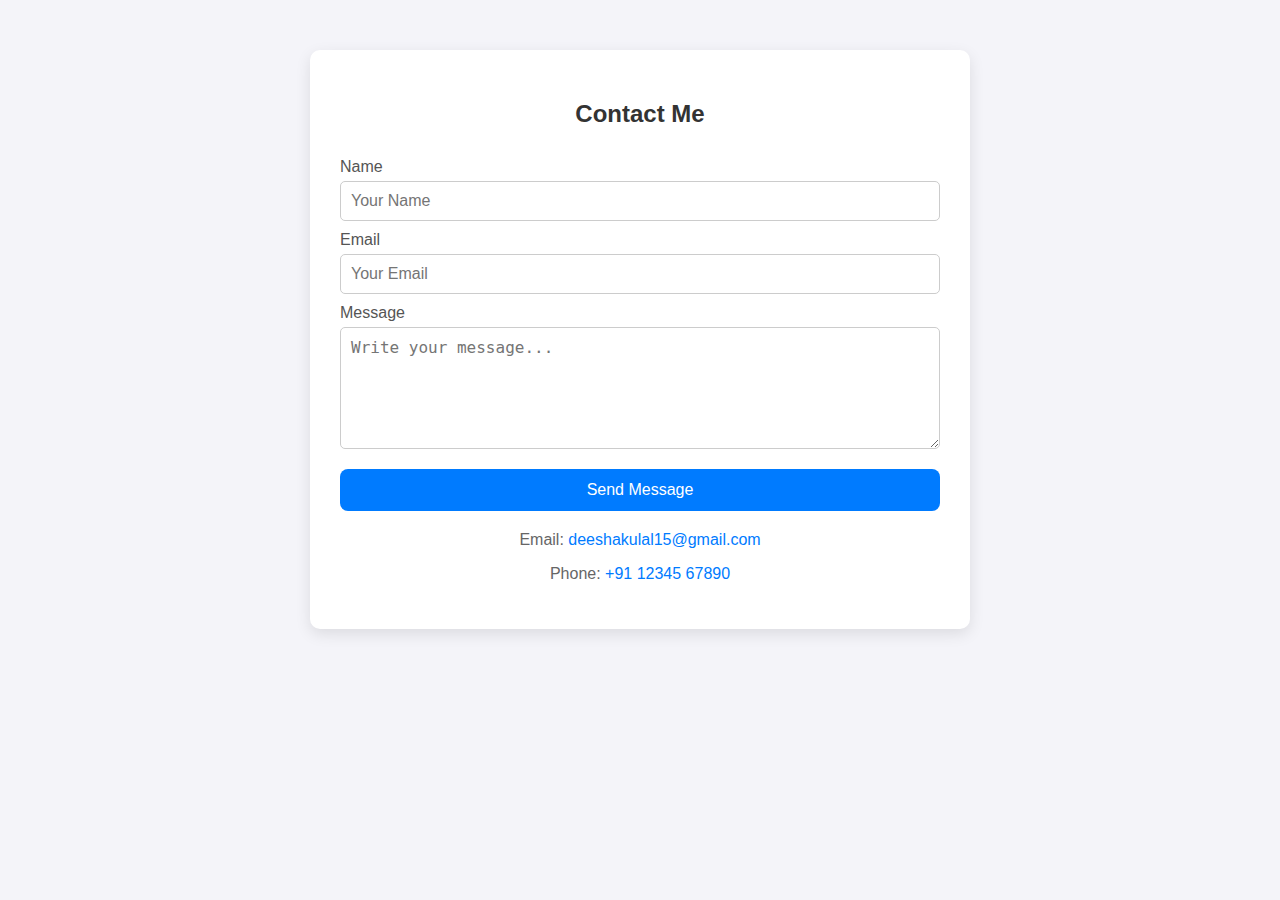
<file: Task-1/contactme.html>
<!DOCTYPE html>
<html>
<head>
    <title>Deesha's portfolio</title>
    <style>
        body {
            font-family: Arial, sans-serif;
            background-color: #f4f4f9;
            margin: 0;
            padding: 0;
        }

        .contact-section {
            background-color: #fff;
            max-width: 600px;
            margin: 50px auto;
            padding: 30px;
            border-radius: 10px;
            box-shadow: 0 5px 15px rgba(0,0,0,0.1);
        }

        .contact-section h2 {
            text-align: center;
            color: #333;
            margin-bottom: 20px;
        }

        .contact-section form {
            display: flex;
            flex-direction: column;
        }

        .contact-section label {
            margin: 10px 0 5px;
            color: #555;
        }

        .contact-section input, 
        .contact-section textarea {
            padding: 10px;
            border: 1px solid #ccc;
            border-radius: 5px;
            font-size: 16px;
            resize: vertical;
        }

        .contact-section textarea {
            min-height: 100px;
        }

        .contact-section button {
            margin-top: 20px;
            padding: 12px;
            background-color: #007bff;
            color: #fff;
            border: none;
            border-radius: 8px;
            font-size: 16px;
            cursor: pointer;
            transition: background-color 0.3s ease;
        }

        .contact-section button:hover {
            background-color: #0056b3;
        }

        .contact-info {
            margin-top: 20px;
            text-align: center;
            color: #666;
        }

        .contact-info a {
            color: #007bff;
            text-decoration: none;
        }

        .contact-info a:hover {
            text-decoration: underline;
        }
    </style>
</head>
<body>

<div class="contact-section">
    <h2>Contact Me</h2>
    <form>
        <label for="name">Name</label>
        <input type="text" id="name" name="name" placeholder="Your Name" required>

        <label for="email">Email</label>
        <input type="email" id="email" name="email" placeholder="Your Email" required>

        <label for="message">Message</label>
        <textarea id="message" name="message" placeholder="Write your message..." required></textarea>

        <button type="submit">Send Message</button>
    </form>

    <div class="contact-info">
        <p>Email: <a href="mailto:deeshakulal15@gmail.com">deeshakulal15@gmail.com</a></p>
        <p>Phone: <a href="tel:+911234567890">+91 12345 67890</a></p>
    </div>
</div>

</body>
</html>
</file>
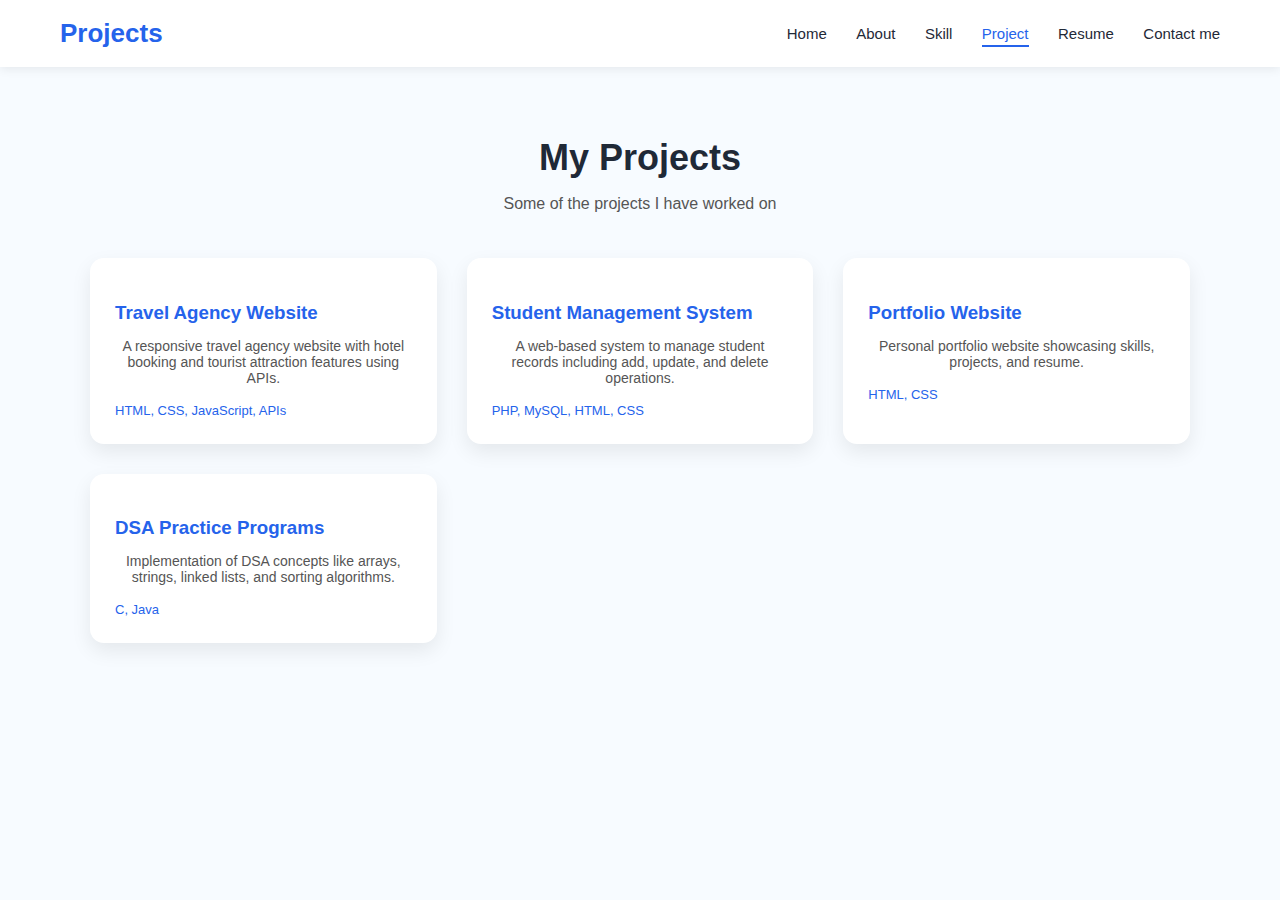
<file: Task-1/project.html>
<!DOCTYPE html>
<html lang="en">
<head>
<meta charset="UTF-8">
<title>Projects</title>

<style>
/* ===== GENERAL ===== */
body {
  margin: 0;
  font-family: 'Poppins', sans-serif;
  background: #f7fbff;
}

/* ===== NAVBAR ===== */
.navbar {
  display: flex;
  justify-content: space-between;
  align-items: center;
  padding: 18px 60px;
  background: #ffffff;
  box-shadow: 0 2px 10px rgba(0,0,0,0.08);
}

.logo {
  font-size: 26px;
  font-weight: 600;
  color: #2563eb;
}

nav a {
  margin-left: 25px;
  text-decoration: none;
  font-size: 15px;
  color: #1f2937;
  position: relative;
  padding-bottom: 5px;
}

nav a:hover {
  color: #2563eb;
}

nav a.active {
  color: #2563eb;
  font-weight: 500;
}

nav a.active::after {
  content: "";
  position: absolute;
  left: 0;
  bottom: 0;
  width: 100%;
  height: 2px;
  background: #2563eb;
}

/* ===== PROJECT SECTION ===== */
.projects-section {
  max-width: 1100px;
  margin: 70px auto;
  padding: 0 20px;
}

.projects-section h1 {
  text-align: center;
  font-size: 36px;
  margin-bottom: 10px;
  color: #1f2937;
}

.projects-section p {
  text-align: center;
  color: #555;
  margin-bottom: 45px;
}

/* PROJECT GRID */
.project-grid {
  display: grid;
  grid-template-columns: repeat(auto-fit, minmax(280px, 1fr));
  gap: 30px;
}

/* PROJECT CARD */
.project-card {
  background: #ffffff;
  padding: 25px;
  border-radius: 14px;
  box-shadow: 0 8px 20px rgba(0,0,0,0.08);
  transition: transform 0.3s ease;
}

.project-card:hover {
  transform: translateY(-6px);
}

.project-card h3 {
  color: #2563eb;
  margin-bottom: 10px;
}

.project-card p {
  font-size: 14px;
  color: #555;
  margin-bottom: 15px;
}

.project-card span {
  font-size: 13px;
  color: #2563eb;
  font-weight: 500;
}

/* ===== RESPONSIVE ===== */
@media (max-width: 768px) {
  .navbar {
    flex-direction: column;
    gap: 10px;
  }
}
</style>

</head>
<body>

<!-- ===== NAVBAR ===== -->
<header class="navbar">
  <div class="logo">Projects</div>
  <nav>
    <a href="index.html">Home</a>
    <a href="about.html">About</a>
    <a href="skills.html">Skill</a>
    <a href="project.html" class="active">Project</a>
    <a href="resume.html">Resume</a>
    <a href="contactme.html">Contact me</a>
  </nav>
</header>

<!-- ===== PROJECT SECTION ===== -->
<section class="projects-section">
  <h1>My Projects</h1>
  <p>Some of the projects I have worked on</p>

  <div class="project-grid">

    <div class="project-card">
      <h3>Travel Agency Website</h3>
      <p>
        A responsive travel agency website with hotel booking
        and tourist attraction features using APIs.
      </p>
      <span>HTML, CSS, JavaScript, APIs</span>
    </div>

    <div class="project-card">
      <h3>Student Management System</h3>
      <p>
        A web-based system to manage student records including
        add, update, and delete operations.
      </p>
      <span>PHP, MySQL, HTML, CSS</span>
    </div>

    <div class="project-card">
      <h3>Portfolio Website</h3>
      <p>
        Personal portfolio website showcasing skills,
        projects, and resume.
      </p>
      <span>HTML, CSS</span>
    </div>

    <div class="project-card">
      <h3>DSA Practice Programs</h3>
      <p>
        Implementation of DSA concepts like arrays,
        strings, linked lists, and sorting algorithms.
      </p>
      <span>C, Java</span>
    </div>

  </div>
</section>

</body>
</html>
</file>
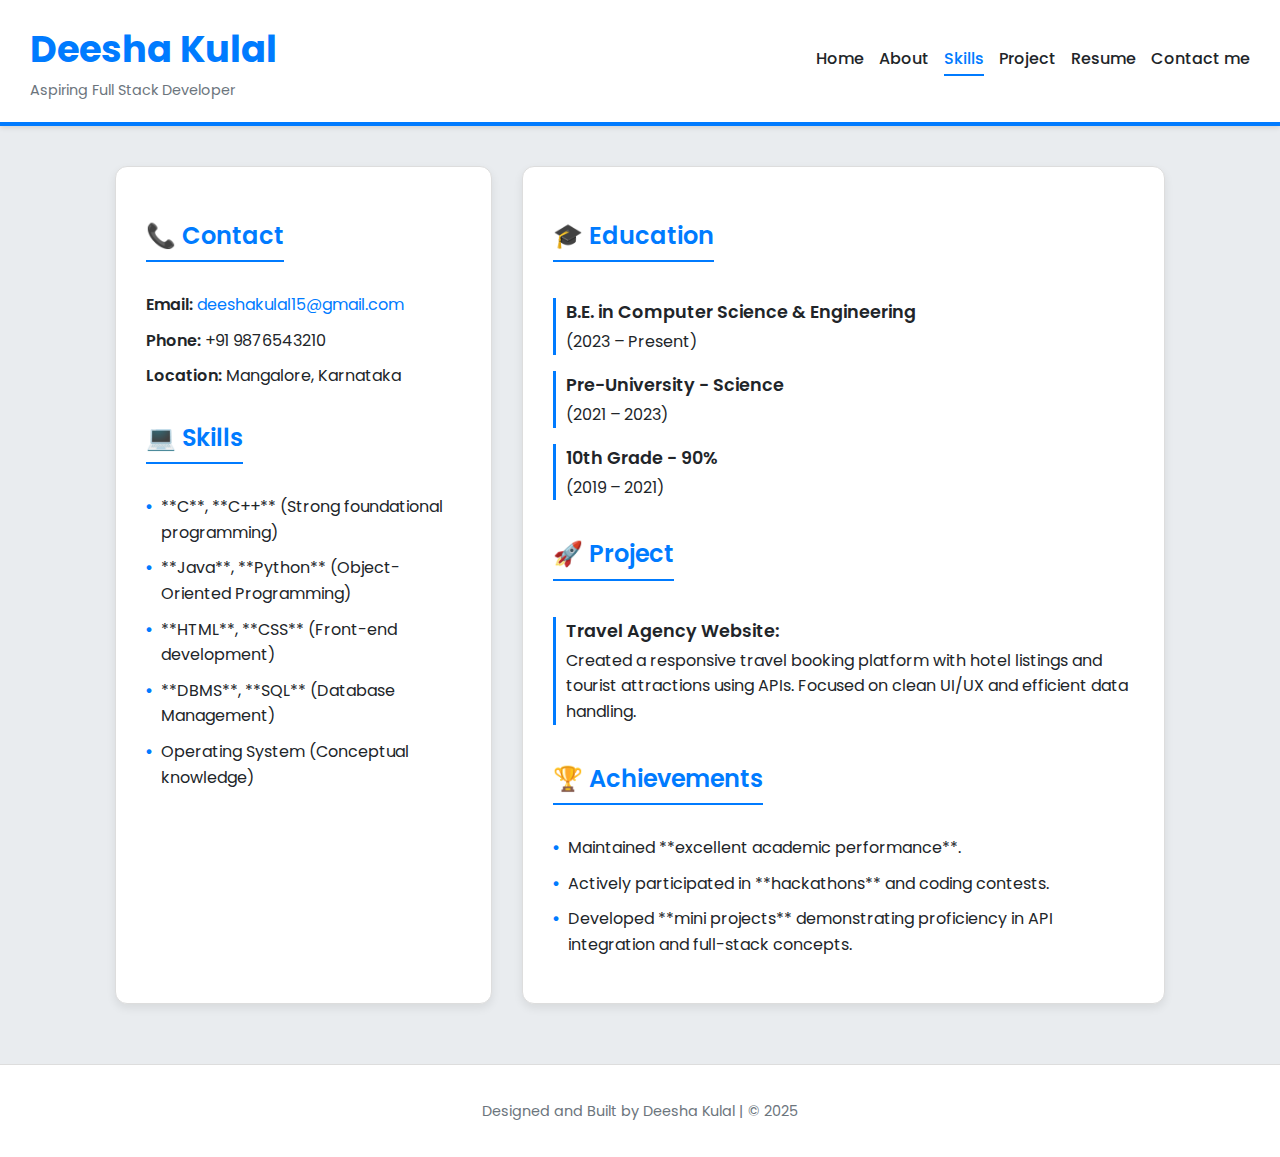
<file: Task-1/resume.html>
<!DOCTYPE html>
<html lang="en">
<head>
    <meta charset="UTF-8">
    <meta name="viewport" content="width=device-width, initial-scale=1.0">
    <title>Resume | Deesha Kulal</title>
    <link href="https://fonts.googleapis.com/css2?family=Poppins:wght@300;400;600;700&display=swap" rel="stylesheet">
    
    <link rel="stylesheet" href="style.css"> 
</head>
<body>
    <header>
        <div class="header-info">
            <h1>Deesha Kulal</h1>
            <p>Aspiring Full Stack Developer</p>
        </div>
        <nav>
            <a href="index.html">Home</a>
            <a href="about.html">About</a>
            <a href="skill.html" class="active">Skills</a>
            <a href="project.html">Project</a>
            <a href="resume.html">Resume</a>
            <a href="contactme.html">Contact me</a>

        </nav>
    </header>

    <main>
        <section class="left">
            <h2>📞 Contact</h2>
            <p><b>Email:</b> <a href="mailto:deeshakulal15@gmail.com">deeshakulal15@gmail.com</a></p>
            <p><b>Phone:</b> +91 9876543210</p>
            <p><b>Location:</b> Mangalore, Karnataka</p>

            <h2>💻 Skills</h2>
            <ul>
                <li>**C**, **C++** (Strong foundational programming)</li>
                <li>**Java**, **Python** (Object-Oriented Programming)</li>
                <li>**HTML**, **CSS** (Front-end development)</li>
                <li>**DBMS**, **SQL** (Database Management)</li>
                <li>Operating System (Conceptual knowledge)</li>
            </ul>
        </section>

        <section class="right">
            <h2>🎓 Education</h2>
            <p>
                <b>B.E. in Computer Science & Engineering</b>
                (2023 – Present)
            </p>
            <p>
                <b>Pre-University - Science</b>
                (2021 – 2023)
            </p>
            <p>
                <b>10th Grade - 90%</b>
                (2019 – 2021)
            </p>

            <h2>🚀 Project</h2>
            <p>
                <b>Travel Agency Website:</b> Created a responsive travel booking platform with hotel listings and tourist attractions using APIs. Focused on clean UI/UX and efficient data handling.
            </p>

            <h2>🏆 Achievements</h2>
            <ul>
                <li>Maintained **excellent academic performance**.</li>
                <li>Actively participated in **hackathons** and coding contests.</li>
                <li>Developed **mini projects** demonstrating proficiency in API integration and full-stack concepts.</li>
            </ul>
        </section>
    </main>

    <footer>
        <p>Designed and Built by Deesha Kulal | © 2025</p>
    </footer>
</body>
</html>
</file>
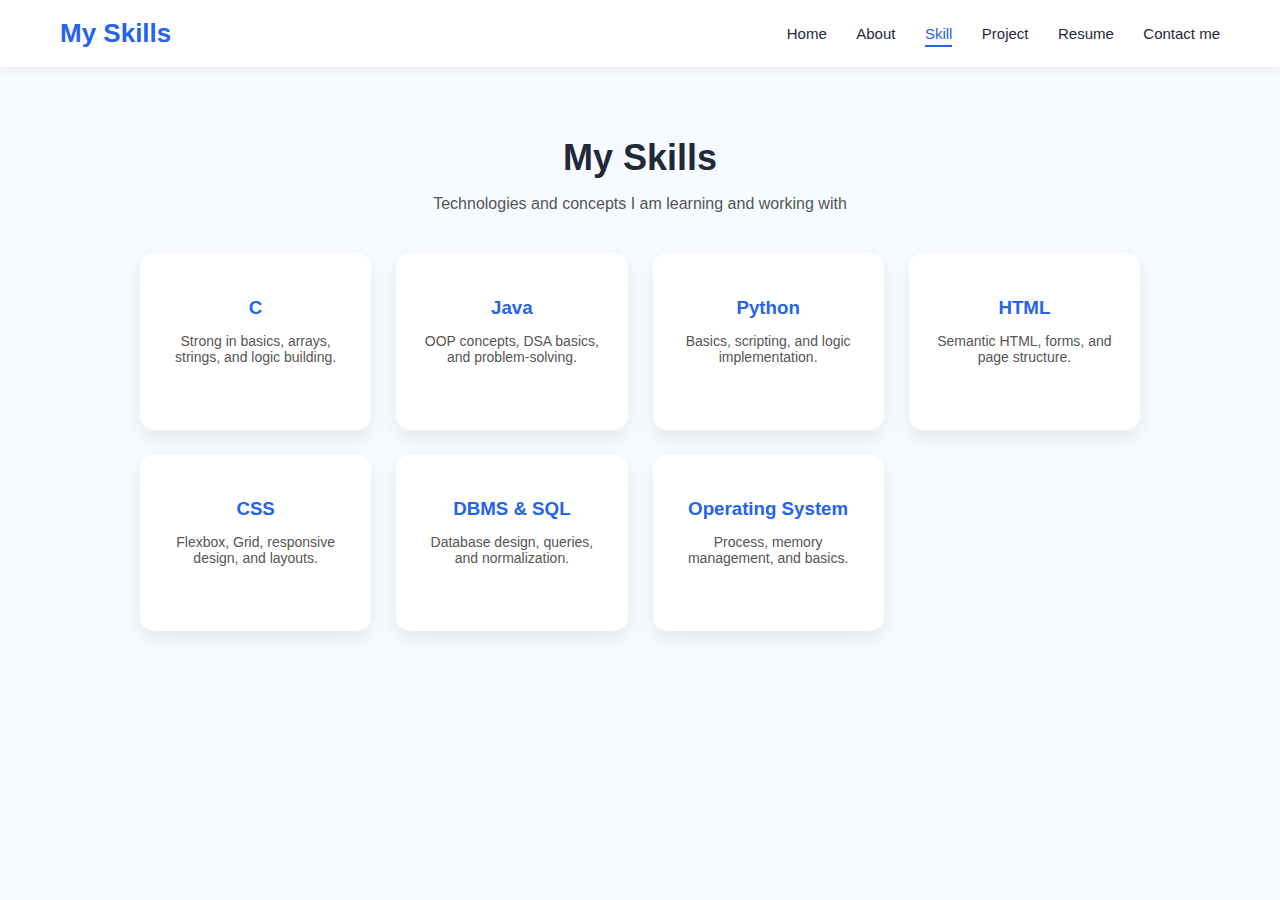
<file: Task-1/skill.html>
<!DOCTYPE html>
<html lang="en">
<head>
<meta charset="UTF-8">
<title>Skills</title>

<style>
/* ===== GENERAL ===== */
body {
  margin: 0;
  font-family: 'Poppins', sans-serif;
  background: #f7fbff;
}

/* ===== NAVBAR ===== */
.navbar {
  display: flex;
  justify-content: space-between;
  align-items: center;
  padding: 18px 60px;
  background: #ffffff;
  box-shadow: 0 2px 10px rgba(0,0,0,0.08);
}

.logo {
  font-size: 26px;
  font-weight: 600;
  color: #2563eb;
}

nav a {
  margin-left: 25px;
  text-decoration: none;
  font-size: 15px;
  color: #1f2937;
  position: relative;
  padding-bottom: 5px;
}

nav a:hover {
  color: #2563eb;
}

nav a.active {
  color: #2563eb;
  font-weight: 500;
}

nav a.active::after {
  content: "";
  position: absolute;
  left: 0;
  bottom: 0;
  width: 100%;
  height: 2px;
  background: #2563eb;
}

/* ===== SKILLS SECTION ===== */
.skills-section {
  max-width: 1000px;
  margin: 70px auto;
  text-align: center;
}

.skills-section h1 {
  font-size: 36px;
  color: #1f2937;
  margin-bottom: 10px;
}

.skills-section p {
  color: #555;
  margin-bottom: 40px;
}

/* SKILL CARDS */
.skills-grid {
  display: grid;
  grid-template-columns: repeat(auto-fit, minmax(220px, 1fr));
  gap: 25px;
}

.skill-card {
  background: #ffffff;
  padding: 25px;
  border-radius: 14px;
  box-shadow: 0 8px 20px rgba(0,0,0,0.08);
  transition: transform 0.3s ease;
}

.skill-card:hover {
  transform: translateY(-6px);
}

.skill-card h3 {
  color: #2563eb;
  margin-bottom: 10px;
}

.skill-card p {
  font-size: 14px;
  color: #555;
}

/* ===== RESPONSIVE ===== */
@media (max-width: 768px) {
  .navbar {
    flex-direction: column;
    gap: 10px;
  }
}
</style>

</head>
<body>

<!-- ===== NAVBAR ===== -->
<header class="navbar">
  <div class="logo">My Skills</div>
  <nav>
    <a href="index.html">Home</a>
    <a href="about.html">About</a>
    <a href="skills.html" class="active">Skill</a>
    <a href="project.html">Project</a>
    <a href="resume.html">Resume</a>
    <a href="contactme.html">Contact me</a>
  </nav>
</header>

<!-- ===== SKILLS SECTION ===== -->
<section class="skills-section">
  <h1>My Skills</h1>
  <p>Technologies and concepts I am learning and working with</p>

  <div class="skills-grid">
    <div class="skill-card">
      <h3>C</h3>
      <p>Strong in basics, arrays, strings, and logic building.</p>
    </div>

    <div class="skill-card">
      <h3>Java</h3>
      <p>OOP concepts, DSA basics, and problem-solving.</p>
    </div>

    <div class="skill-card">
      <h3>Python</h3>
      <p>Basics, scripting, and logic implementation.</p>
    </div>

    <div class="skill-card">
      <h3>HTML</h3>
      <p>Semantic HTML, forms, and page structure.</p>
    </div>

    <div class="skill-card">
      <h3>CSS</h3>
      <p>Flexbox, Grid, responsive design, and layouts.</p>
    </div>

    <div class="skill-card">
      <h3>DBMS & SQL</h3>
      <p>Database design, queries, and normalization.</p>
    </div>

    <div class="skill-card">
      <h3>Operating System</h3>
      <p>Process, memory management, and basics.</p>
    </div>
  </div>
</section>

</body>
</html>
</file>
<file: Task-1/style.css>
/* --- CSS Variables for Easy Theme Adjustments --- */
:root {
    --primary-color: #007BFF; /* A clean, professional Blue */
    --secondary-color: #6c757d; /* Dark Grey for subtle accents */
    --text-dark: #212529; /* Near Black text */
    --bg-body: #e9ecef; /* Light background for the page outside the main content */
    --bg-card: #ffffff; /* Pure white content cards */
    --shadow-light: 0 4px 10px rgba(0, 0, 0, 0.08);
    --shadow-hover: 0 8px 15px rgba(0, 0, 0, 0.15);
    --border-radius-large: 12px;
}

body {
    font-family: 'Poppins', sans-serif;
    margin: 0;
    background: var(--bg-body);
    color: var(--text-dark);
    line-height: 1.6;
}

/* --- Header Styling: Split layout using Flexbox --- */
header {
    background: var(--bg-card); /* White header background */
    color: var(--text-dark);
    padding: 20px 30px; 
    border-bottom: 4px solid var(--primary-color);
    box-shadow: 0 2px 5px rgba(0, 0, 0, 0.1);

    display: flex;
    justify-content: space-between; /* Puts name on left, nav on right */
    align-items: center; /* Vertically centers content */
}

.header-info {
    text-align: left;
}

header h1 {
    margin: 0;
    font-size: 2.3em;
    font-weight: 700;
    color: var(--primary-color);
}

header p {
    margin: 0;
    font-size: 0.9em; 
    color: var(--secondary-color);
}

nav {
    /* This ensures the navigation links are grouped on the right */
    display: flex;
    gap: 15px; 
}

nav a {
    text-decoration: none;
    color: var(--text-dark);
    font-weight: 500;
    transition: color 0.3s ease, border-bottom 0.3s ease;
    padding-bottom: 3px;
}

nav a.active {
    color: var(--primary-color);
    border-bottom: 2px solid var(--primary-color);
}

nav a:hover {
    color: var(--primary-color);
}

/* --- Main Layout: Two-column cards --- */
main {
    display: flex;
    flex-wrap: wrap;
    max-width: 1050px;
    margin: 40px auto 60px;
    gap: 30px;
    padding: 0 20px;
}

.left, .right {
    background: var(--bg-card); /* White content background */
    padding: 30px;
    border-radius: var(--border-radius-large);
    box-shadow: var(--shadow-light);
    transition: transform 0.3s ease, box-shadow 0.3s ease;
    border: 1px solid #ddd;
}

.left:hover, .right:hover {
    transform: translateY(-3px);
    box-shadow: var(--shadow-hover);
}

.left {
    flex: 1 1 300px; 
}

.right {
    flex: 2 1 550px; 
}

h2 {
    color: var(--primary-color);
    border-bottom: 2px solid var(--primary-color);
    display: inline-block;
    padding-bottom: 5px;
    margin-bottom: 20px;
    font-size: 1.5em;
    font-weight: 600;
}

/* --- Content Styling --- */
ul {
    list-style: none;
    padding: 0;
    margin-top: 5px;
}

ul li {
    margin: 10px 0;
    padding-left: 15px;
    position: relative;
    font-weight: 400;
}

/* Custom bullet point */
ul li::before {
    content: '•';
    color: var(--primary-color);
    font-weight: bold;
    display: inline-block;
    width: 1em;
    margin-left: -1em;
}

.left p {
    margin: 10px 0;
}

.left p b {
    font-weight: 600;
    color: var(--text-dark);
}

.left a {
    color: var(--primary-color);
    text-decoration: none;
    transition: color 0.3s ease;
}

.left a:hover {
    color: #0056b3; 
    text-decoration: underline;
}

/* Vertical timeline indicator for education/project */
.right > p {
    margin-bottom: 15px;
    padding-left: 10px;
    border-left: 3px solid var(--primary-color);
}

.right p b {
    display: block;
    font-size: 1.1em;
    font-weight: 600;
    color: var(--text-dark);
    margin-bottom: 3px;
}

/* --- Footer Styling --- */
footer {
    text-align: center;
    padding: 20px;
    color: var(--secondary-color);
    font-size: 0.9em;
    border-top: 1px solid #ddd;
    background: var(--bg-card);
}

/* --- Responsive Design for mobile --- */
@media (max-width: 768px) {
    header {
        flex-direction: column;
        padding: 20px 15px;
    }

    .header-info {
        text-align: center;
    }

    nav {
        margin-top: 15px;
        flex-wrap: wrap;
        justify-content: center;
        gap: 10px 15px;
    }

    main {
        flex-direction: column;
        margin: 20px auto;
    }
}
</file>
